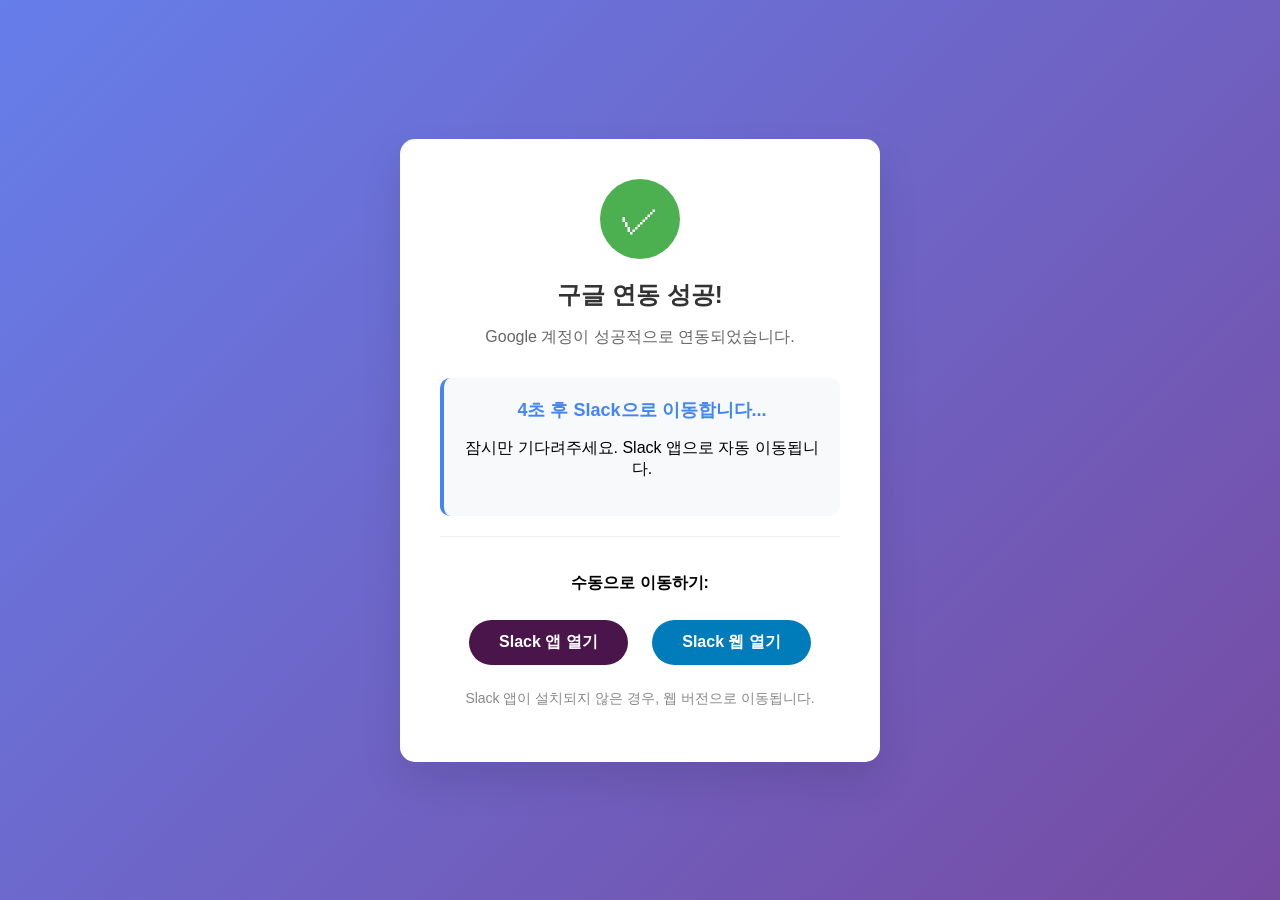
<file: src/main/resources/templates/google/success.html>
<!DOCTYPE html>
<html lang="ko" xmlns:th="http://www.thymeleaf.org">
<head>
    <meta charset="UTF-8">
    <meta name="viewport" content="width=device-width, initial-scale=1.0">
    <title>구글 연동 성공</title>
    <style>
        body {
            font-family: 'Segoe UI', Tahoma, Geneva, Verdana, sans-serif;
            background: linear-gradient(135deg, #667eea 0%, #764ba2 100%);
            margin: 0;
            padding: 0;
            min-height: 100vh;
            display: flex;
            justify-content: center;
            align-items: center;
        }

        .container {
            background: white;
            padding: 40px;
            border-radius: 15px;
            box-shadow: 0 20px 40px rgba(0, 0, 0, 0.1);
            text-align: center;
            max-width: 400px;
            width: 90%;
        }

        .success-icon {
            width: 80px;
            height: 80px;
            background: #4CAF50;
            border-radius: 50%;
            display: flex;
            align-items: center;
            justify-content: center;
            margin: 0 auto 20px;
            color: white;
            font-size: 40px;
        }

        h2 {
            color: #333;
            margin-bottom: 10px;
            font-size: 24px;
        }

        .subtitle {
            color: #666;
            margin-bottom: 30px;
            font-size: 16px;
        }

        .redirect-info {
            background: #f8f9fa;
            padding: 20px;
            border-radius: 10px;
            margin-bottom: 20px;
            border-left: 4px solid #4285f4;
        }

        .countdown {
            font-size: 18px;
            font-weight: bold;
            color: #4285f4;
            margin-bottom: 15px;
        }

        .btn {
            display: inline-block;
            padding: 12px 30px;
            margin: 10px;
            border: none;
            border-radius: 25px;
            font-size: 16px;
            font-weight: bold;
            text-decoration: none;
            cursor: pointer;
            transition: all 0.3s ease;
        }

        .btn-primary {
            background: #4A154B;
            color: white;
        }

        .btn-primary:hover {
            background: #611f69;
            transform: translateY(-2px);
        }

        .btn-secondary {
            background: #007cba;
            color: white;
        }

        .btn-secondary:hover {
            background: #005a87;
            transform: translateY(-2px);
        }

        .manual-controls {
            margin-top: 20px;
            padding-top: 20px;
            border-top: 1px solid #eee;
        }

        .small-text {
            font-size: 14px;
            color: #888;
            margin-top: 15px;
        }
    </style>
</head>
<body>
<div class="container">
    <div class="success-icon">✓</div>
    <h2>구글 연동 성공!</h2>
    <p class="subtitle">Google 계정이 성공적으로 연동되었습니다.</p>

    <div class="redirect-info">
        <div class="countdown" id="countdown">5초 후 Slack으로 이동합니다...</div>
        <p>잠시만 기다려주세요. Slack 앱으로 자동 이동됩니다.</p>
    </div>

    <div class="manual-controls">
        <p><strong>수동으로 이동하기:</strong></p>
        <button class="btn btn-primary" onclick="openSlackApp()">
            Slack 앱 열기
        </button>
        <a href="https://slack.com/workspace-signin" class="btn btn-secondary" target="_blank">
            Slack 웹 열기
        </a>
    </div>

    <p class="small-text">
        Slack 앱이 설치되지 않은 경우, 웹 버전으로 이동됩니다.
    </p>
</div>

<script th:inline="javascript">
    let countdown = 5;
    const teamId =  /*[[${teamId}]]*/ null;

    // 카운트다운 및 자동 리다이렉트
    const countdownElement = document.getElementById('countdown');
    const countdownTimer = setInterval(() => {
        countdown--;
        if (countdown > 0) {
            countdownElement.textContent = `${countdown}초 후 Slack으로 이동합니다...`;
        } else {
            countdownElement.textContent = 'Slack으로 이동 중...';
            clearInterval(countdownTimer);
            openSlackApp();
        }
    }, 1000);

    function openSlackApp() {
        // 딥링크로 Slack 앱 열기 시도
        const slackDeepLink = 'slack://open';
        let url = slackDeepLink;
        // 모바일에서는 딥링크를 직접 시도
        if (teamId) {
            url = openSlackWorkspace(teamId)
        }
        if (isMobile()) {
            window.location.href = url;
            // 3초 후에도 페이지가 그대로 있으면 웹 버전으로 이동
            setTimeout(() => {
                window.location.href = 'https://slack.com/workspace-signin';
            }, 3000);
        } else {
            // 데스크톱에서는 iframe 트릭 사용
            const iframe = document.createElement('iframe');
            iframe.style.display = 'none';
            iframe.src = url;
            document.body.appendChild(iframe);
            // 잠시 후 iframe 제거 및 웹 버전으로 폴백
            setTimeout(() => {
                document.body.removeChild(iframe);
                // 선택적으로 웹 버전으로 이동 (주석 해제하면 활성화)
            }, 2000);
        }
    }

    function isMobile() {
        return /Android|webOS|iPhone|iPad|iPod|BlackBerry|IEMobile|Opera Mini/i.test(navigator.userAgent);
    }

    // 특정 워크스페이스나 채널로 이동하려면 이 함수들을 사용하세요
    function openSlackWorkspace(teamId) {
        return `slack://open?team=${teamId}`;
    }

    function openSlackChannel(teamId, channelId) {
        const deepLink = `slack://channel?team=${teamId}&id=${channelId}`;
        window.location.href = deepLink;
    }

    // 페이지 로드 시 포커스 방지 (백그라운드에서 실행되는 경우)
    window.addEventListener('blur', () => {
        // 앱이 열렸을 가능성이 높으므로 카운트다운 중지
        clearInterval(countdownTimer);
        countdownElement.textContent = 'Slack 앱으로 이동 중...';
    });
</script>
</body>
</html>
</file>
